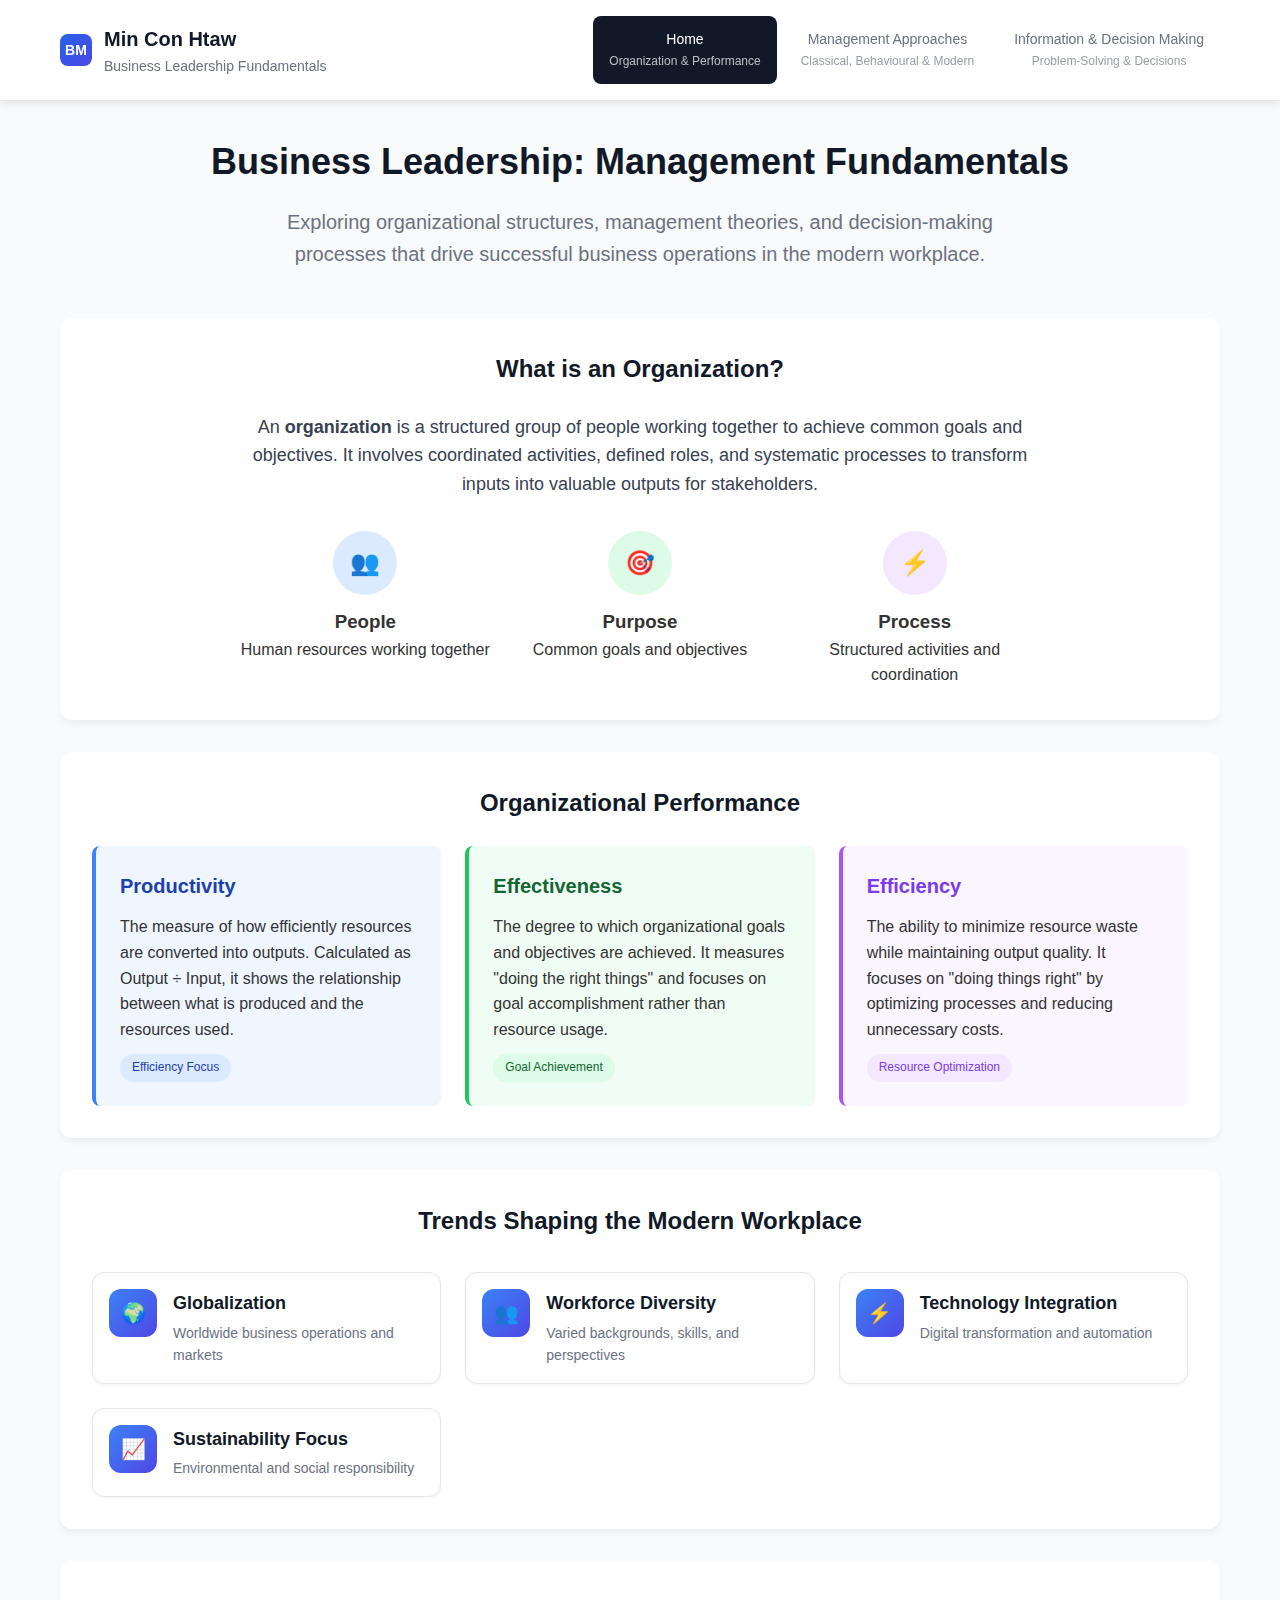
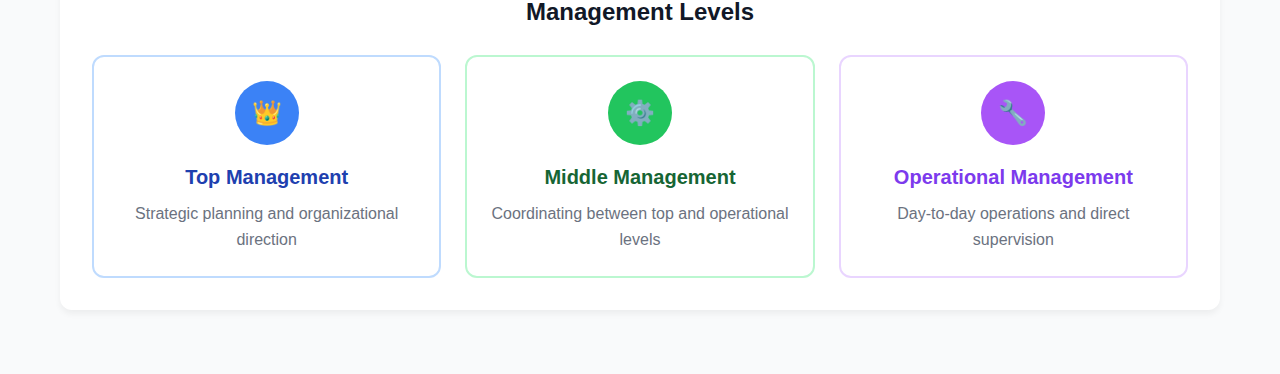
<file: index.html>
<!DOCTYPE html>
<html lang="en">
<head>
    <meta charset="UTF-8">
    <meta name="viewport" content="width=device-width, initial-scale=1.0">
    <title>Min Con Htaw - BOH4M Management Portfolio</title>
    <link rel="stylesheet" href="styles.css">
</head>
<body>
    <!-- Navigation -->
    <nav>
        <div class="container">
            <div class="nav-container">
                <div class="nav-brand">
                    <div class="nav-logo">
                        <span>BM</span>
                    </div>
                    <div class="nav-title">
                        <h1>Min Con Htaw</h1>
                        <p>Business Leadership Fundamentals</p>
                    </div>
                </div>
                
                <div class="nav-links">
                    <a href="index.html" class="nav-btn active">
                        <span>Home</span>
                        <span>Organization & Performance</span>
                    </a>
                    <a href="management-approaches.html" class="nav-btn">
                        <span>Management Approaches</span>
                        <span>Classical, Behavioural & Modern</span>
                    </a>
                    <a href="information-decision.html" class="nav-btn">
                        <span>Information & Decision Making</span>
                        <span>Problem-Solving & Decisions</span>
                    </a>
                </div>

                <div class="nav-mobile">
                    <select onchange="window.location.href = this.value">
                        <option value="index.html" selected>Home</option>
                        <option value="management-approaches.html">Management Approaches</option>
                        <option value="information-decision.html">Information & Decision Making</option>
                    </select>
                </div>
            </div>
        </div>
    </nav>

    <!-- Main Content -->
    <main>
        <div class="container">
            <!-- Hero Section -->
            <div class="hero">
                <h1>Business Leadership: Management Fundamentals</h1>
                <p>Exploring organizational structures, management theories, and decision-making processes that drive successful business operations in the modern workplace.</p>
            </div>

            <!-- Organization Definition -->
            <div class="card">
                <h2>What is an Organization?</h2>
                <div style="text-align: center; max-width: 800px; margin: 0 auto;">
                    <p style="font-size: 18px; color: #374151; margin-bottom: 32px;">
                        An <strong>organization</strong> is a structured group of people working together to achieve common goals and objectives. It involves coordinated activities, defined roles, and systematic processes to transform inputs into valuable outputs for stakeholders.
                    </p>
                    
                    <div class="card-grid-3">
                        <div style="text-align: center;">
                            <div class="feature-icon" style="background-color: #dbeafe;">
                                <span>👥</span>
                            </div>
                            <h3>People</h3>
                            <p>Human resources working together</p>
                        </div>
                        <div style="text-align: center;">
                            <div class="feature-icon" style="background-color: #dcfce7;">
                                <span>🎯</span>
                            </div>
                            <h3>Purpose</h3>
                            <p>Common goals and objectives</p>
                        </div>
                        <div style="text-align: center;">
                            <div class="feature-icon" style="background-color: #f3e8ff;">
                                <span>⚡</span>
                            </div>
                            <h3>Process</h3>
                            <p>Structured activities and coordination</p>
                        </div>
                    </div>
                </div>
            </div>

            <!-- Organizational Performance -->
            <div class="card">
                <h2>Organizational Performance</h2>
                <div class="card-grid-3">
                    <div class="performance-card blue">
                        <h3>Productivity</h3>
                        <p>The measure of how efficiently resources are converted into outputs. Calculated as Output ÷ Input, it shows the relationship between what is produced and the resources used.</p>
                        <span class="tag">Efficiency Focus</span>
                    </div>
                    
                    <div class="performance-card green">
                        <h3>Effectiveness</h3>
                        <p>The degree to which organizational goals and objectives are achieved. It measures "doing the right things" and focuses on goal accomplishment rather than resource usage.</p>
                        <span class="tag">Goal Achievement</span>
                    </div>
                    
                    <div class="performance-card purple">
                        <h3>Efficiency</h3>
                        <p>The ability to minimize resource waste while maintaining output quality. It focuses on "doing things right" by optimizing processes and reducing unnecessary costs.</p>
                        <span class="tag">Resource Optimization</span>
                    </div>
                </div>
            </div>

            <!-- Modern Workplace Trends -->
            <div class="card">
                <h2>Trends Shaping the Modern Workplace</h2>
                <div class="card-grid">
                    <div class="trend-card">
                        <div class="trend-icon">
                            <span>🌍</span>
                        </div>
                        <div class="trend-content">
                            <h3>Globalization</h3>
                            <p>Worldwide business operations and markets</p>
                        </div>
                    </div>
                    
                    <div class="trend-card">
                        <div class="trend-icon">
                            <span>👥</span>
                        </div>
                        <div class="trend-content">
                            <h3>Workforce Diversity</h3>
                            <p>Varied backgrounds, skills, and perspectives</p>
                        </div>
                    </div>
                    
                    <div class="trend-card">
                        <div class="trend-icon">
                            <span>⚡</span>
                        </div>
                        <div class="trend-content">
                            <h3>Technology Integration</h3>
                            <p>Digital transformation and automation</p>
                        </div>
                    </div>
                    
                    <div class="trend-card">
                        <div class="trend-icon">
                            <span>📈</span>
                        </div>
                        <div class="trend-content">
                            <h3>Sustainability Focus</h3>
                            <p>Environmental and social responsibility</p>
                        </div>
                    </div>
                </div>
            </div>

            <!-- Management Levels -->
            <div class="card">
                <h2>Management Levels</h2>
                <div class="card-grid-3">
                    <div class="level-card blue">
                        <div class="level-icon">
                            <span>👑</span>
                        </div>
                        <h3>Top Management</h3>
                        <p>Strategic planning and organizational direction</p>
                    </div>
                    
                    <div class="level-card green">
                        <div class="level-icon">
                            <span>⚙️</span>
                        </div>
                        <h3>Middle Management</h3>
                        <p>Coordinating between top and operational levels</p>
                    </div>
                    
                    <div class="level-card purple">
                        <div class="level-icon">
                            <span>🔧</span>
                        </div>
                        <h3>Operational Management</h3>
                        <p>Day-to-day operations and direct supervision</p>
                    </div>
                </div>
            </div>
        </div>
    </main>
</body>
</html>
</file>
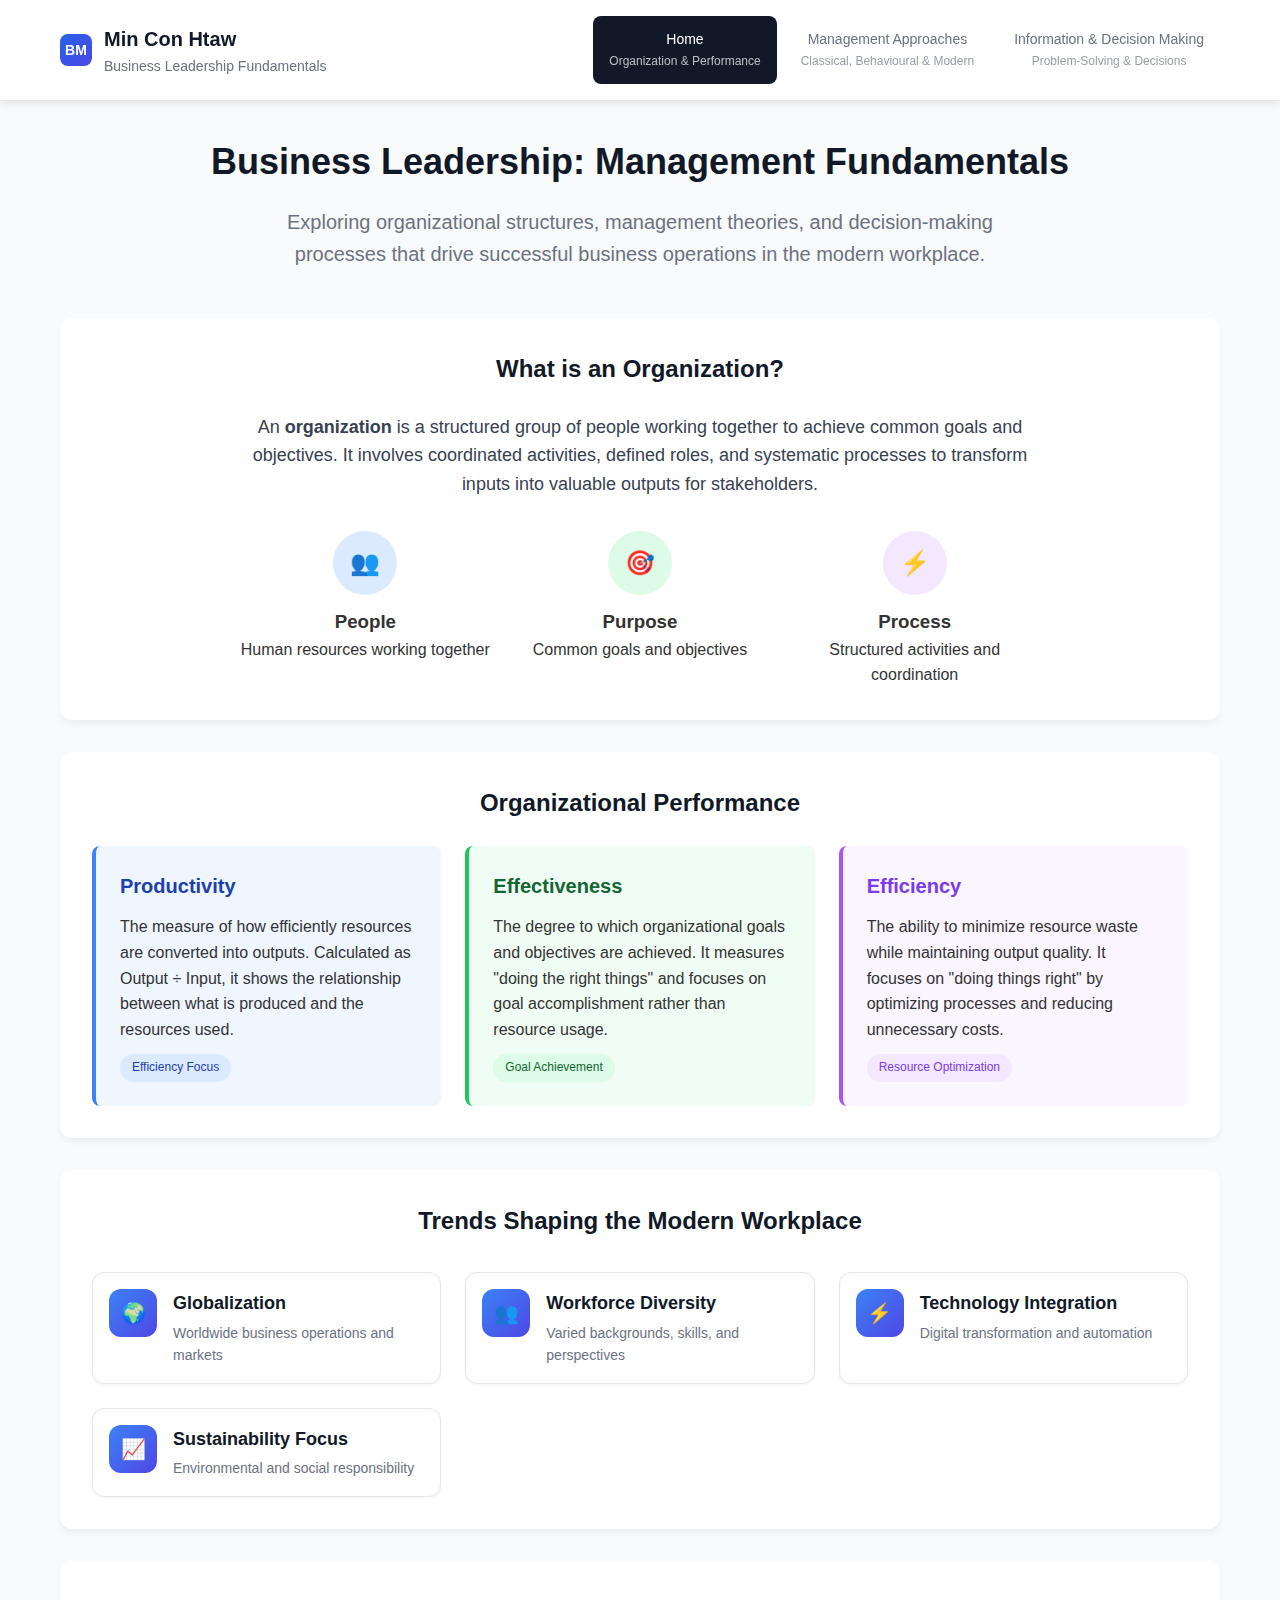
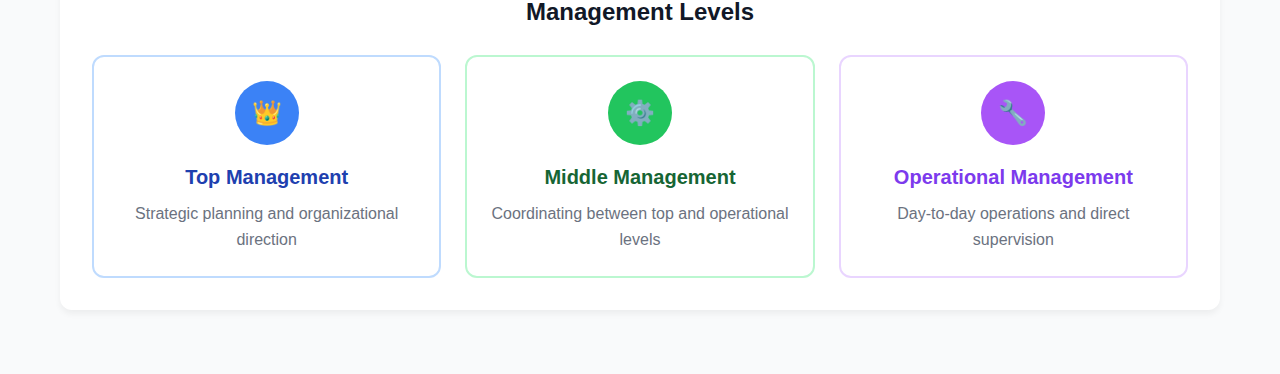
<file: index(1).html>
<!DOCTYPE html>
<html lang="en">
<head>
    <meta charset="UTF-8">
    <meta name="viewport" content="width=device-width, initial-scale=1.0">
    <title>Min Con Htaw - BOH4M Management Portfolio</title>
    <link rel="stylesheet" href="styles.css">
</head>
<body>
    <!-- Navigation -->
    <nav>
        <div class="container">
            <div class="nav-container">
                <div class="nav-brand">
                    <div class="nav-logo">
                        <span>BM</span>
                    </div>
                    <div class="nav-title">
                        <h1>Min Con Htaw</h1>
                        <p>Business Leadership Fundamentals</p>
                    </div>
                </div>
                
                <div class="nav-links">
                    <a href="index.html" class="nav-btn active">
                        <span>Home</span>
                        <span>Organization & Performance</span>
                    </a>
                    <a href="management-approaches.html" class="nav-btn">
                        <span>Management Approaches</span>
                        <span>Classical, Behavioural & Modern</span>
                    </a>
                    <a href="information-decision.html" class="nav-btn">
                        <span>Information & Decision Making</span>
                        <span>Problem-Solving & Decisions</span>
                    </a>
                </div>

                <div class="nav-mobile">
                    <select onchange="window.location.href = this.value">
                        <option value="index.html" selected>Home</option>
                        <option value="management-approaches.html">Management Approaches</option>
                        <option value="information-decision.html">Information & Decision Making</option>
                    </select>
                </div>
            </div>
        </div>
    </nav>

    <!-- Main Content -->
    <main>
        <div class="container">
            <!-- Hero Section -->
            <div class="hero">
                <h1>Business Leadership: Management Fundamentals</h1>
                <p>Exploring organizational structures, management theories, and decision-making processes that drive successful business operations in the modern workplace.</p>
            </div>

            <!-- Organization Definition -->
            <div class="card">
                <h2>What is an Organization?</h2>
                <div style="text-align: center; max-width: 800px; margin: 0 auto;">
                    <p style="font-size: 18px; color: #374151; margin-bottom: 32px;">
                        An <strong>organization</strong> is a structured group of people working together to achieve common goals and objectives. It involves coordinated activities, defined roles, and systematic processes to transform inputs into valuable outputs for stakeholders.
                    </p>
                    
                    <div class="card-grid-3">
                        <div style="text-align: center;">
                            <div class="feature-icon" style="background-color: #dbeafe;">
                                <span>👥</span>
                            </div>
                            <h3>People</h3>
                            <p>Human resources working together</p>
                        </div>
                        <div style="text-align: center;">
                            <div class="feature-icon" style="background-color: #dcfce7;">
                                <span>🎯</span>
                            </div>
                            <h3>Purpose</h3>
                            <p>Common goals and objectives</p>
                        </div>
                        <div style="text-align: center;">
                            <div class="feature-icon" style="background-color: #f3e8ff;">
                                <span>⚡</span>
                            </div>
                            <h3>Process</h3>
                            <p>Structured activities and coordination</p>
                        </div>
                    </div>
                </div>
            </div>

            <!-- Organizational Performance -->
            <div class="card">
                <h2>Organizational Performance</h2>
                <div class="card-grid-3">
                    <div class="performance-card blue">
                        <h3>Productivity</h3>
                        <p>The measure of how efficiently resources are converted into outputs. Calculated as Output ÷ Input, it shows the relationship between what is produced and the resources used.</p>
                        <span class="tag">Efficiency Focus</span>
                    </div>
                    
                    <div class="performance-card green">
                        <h3>Effectiveness</h3>
                        <p>The degree to which organizational goals and objectives are achieved. It measures "doing the right things" and focuses on goal accomplishment rather than resource usage.</p>
                        <span class="tag">Goal Achievement</span>
                    </div>
                    
                    <div class="performance-card purple">
                        <h3>Efficiency</h3>
                        <p>The ability to minimize resource waste while maintaining output quality. It focuses on "doing things right" by optimizing processes and reducing unnecessary costs.</p>
                        <span class="tag">Resource Optimization</span>
                    </div>
                </div>
            </div>

            <!-- Modern Workplace Trends -->
            <div class="card">
                <h2>Trends Shaping the Modern Workplace</h2>
                <div class="card-grid">
                    <div class="trend-card">
                        <div class="trend-icon">
                            <span>🌍</span>
                        </div>
                        <div class="trend-content">
                            <h3>Globalization</h3>
                            <p>Worldwide business operations and markets</p>
                        </div>
                    </div>
                    
                    <div class="trend-card">
                        <div class="trend-icon">
                            <span>👥</span>
                        </div>
                        <div class="trend-content">
                            <h3>Workforce Diversity</h3>
                            <p>Varied backgrounds, skills, and perspectives</p>
                        </div>
                    </div>
                    
                    <div class="trend-card">
                        <div class="trend-icon">
                            <span>⚡</span>
                        </div>
                        <div class="trend-content">
                            <h3>Technology Integration</h3>
                            <p>Digital transformation and automation</p>
                        </div>
                    </div>
                    
                    <div class="trend-card">
                        <div class="trend-icon">
                            <span>📈</span>
                        </div>
                        <div class="trend-content">
                            <h3>Sustainability Focus</h3>
                            <p>Environmental and social responsibility</p>
                        </div>
                    </div>
                </div>
            </div>

            <!-- Management Levels -->
            <div class="card">
                <h2>Management Levels</h2>
                <div class="card-grid-3">
                    <div class="level-card blue">
                        <div class="level-icon">
                            <span>👑</span>
                        </div>
                        <h3>Top Management</h3>
                        <p>Strategic planning and organizational direction</p>
                    </div>
                    
                    <div class="level-card green">
                        <div class="level-icon">
                            <span>⚙️</span>
                        </div>
                        <h3>Middle Management</h3>
                        <p>Coordinating between top and operational levels</p>
                    </div>
                    
                    <div class="level-card purple">
                        <div class="level-icon">
                            <span>🔧</span>
                        </div>
                        <h3>Operational Management</h3>
                        <p>Day-to-day operations and direct supervision</p>
                    </div>
                </div>
            </div>
        </div>
    </main>
</body>
</html>
</file>
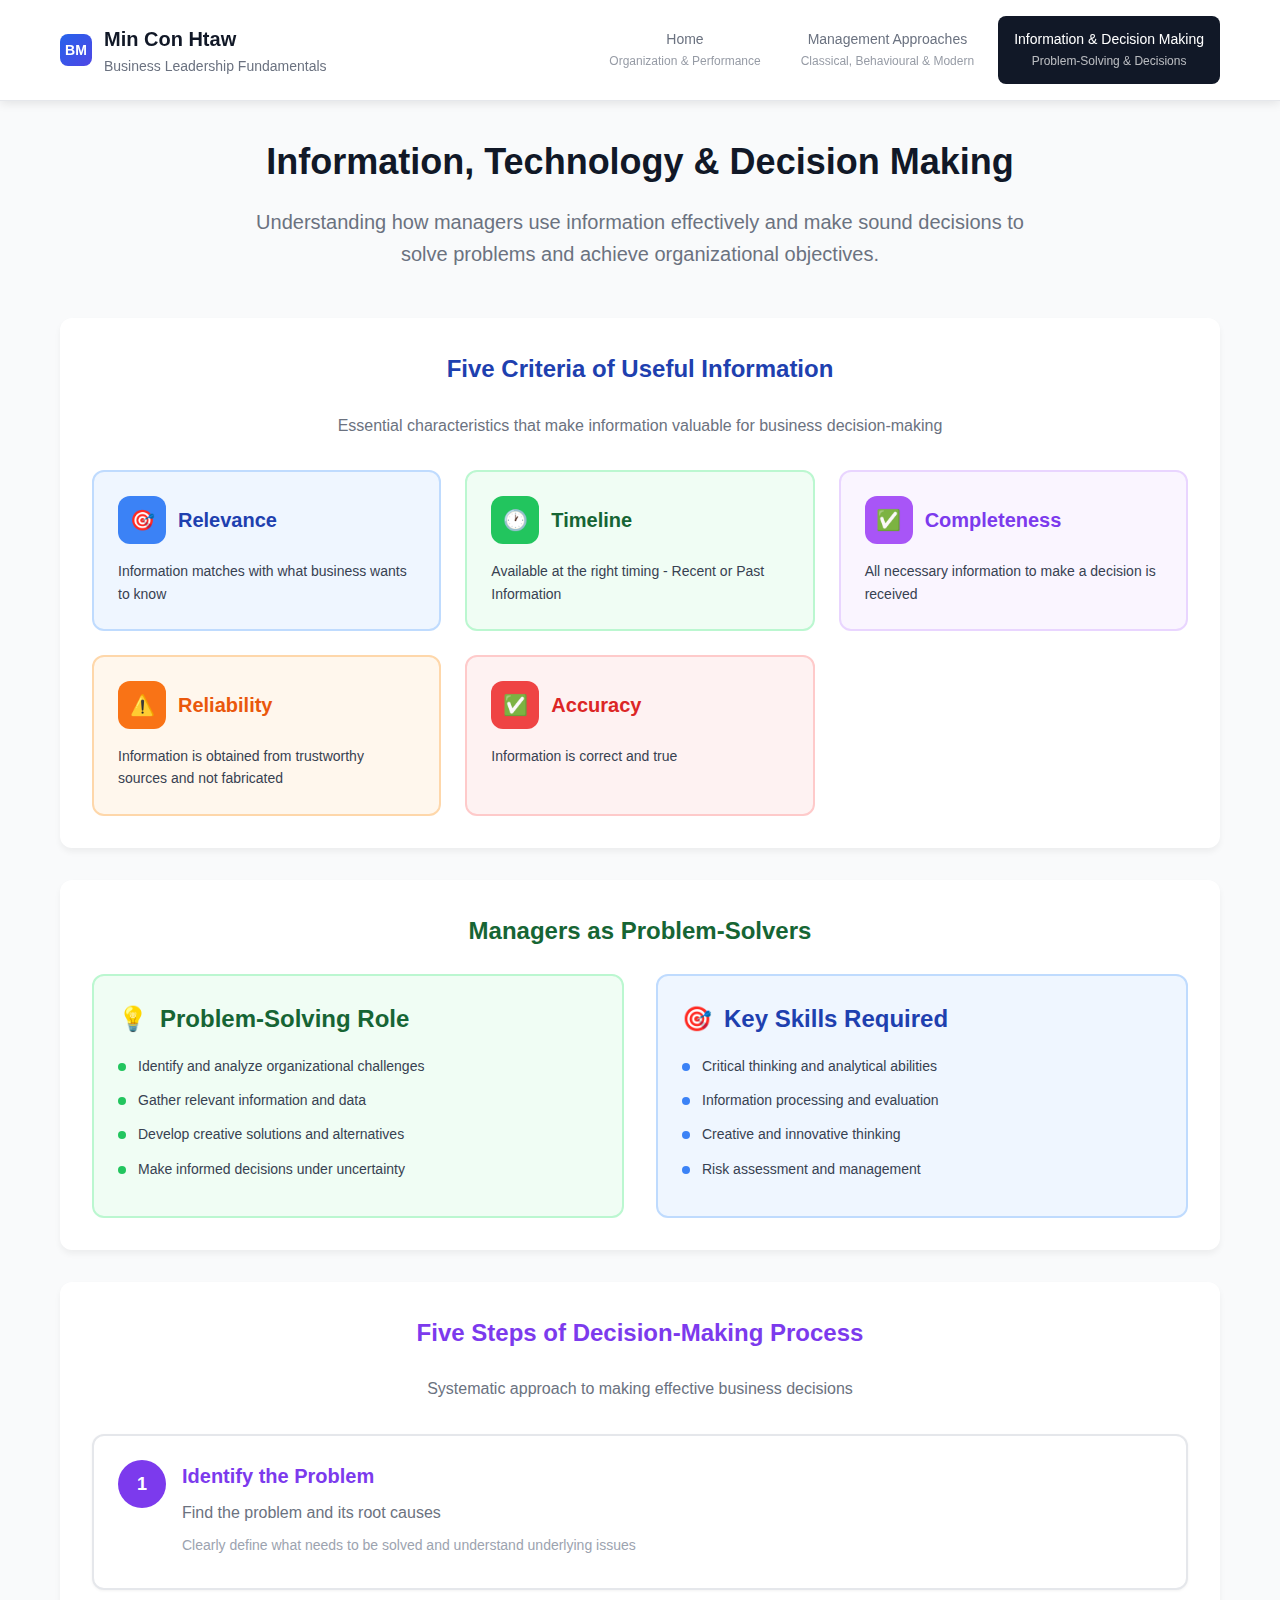
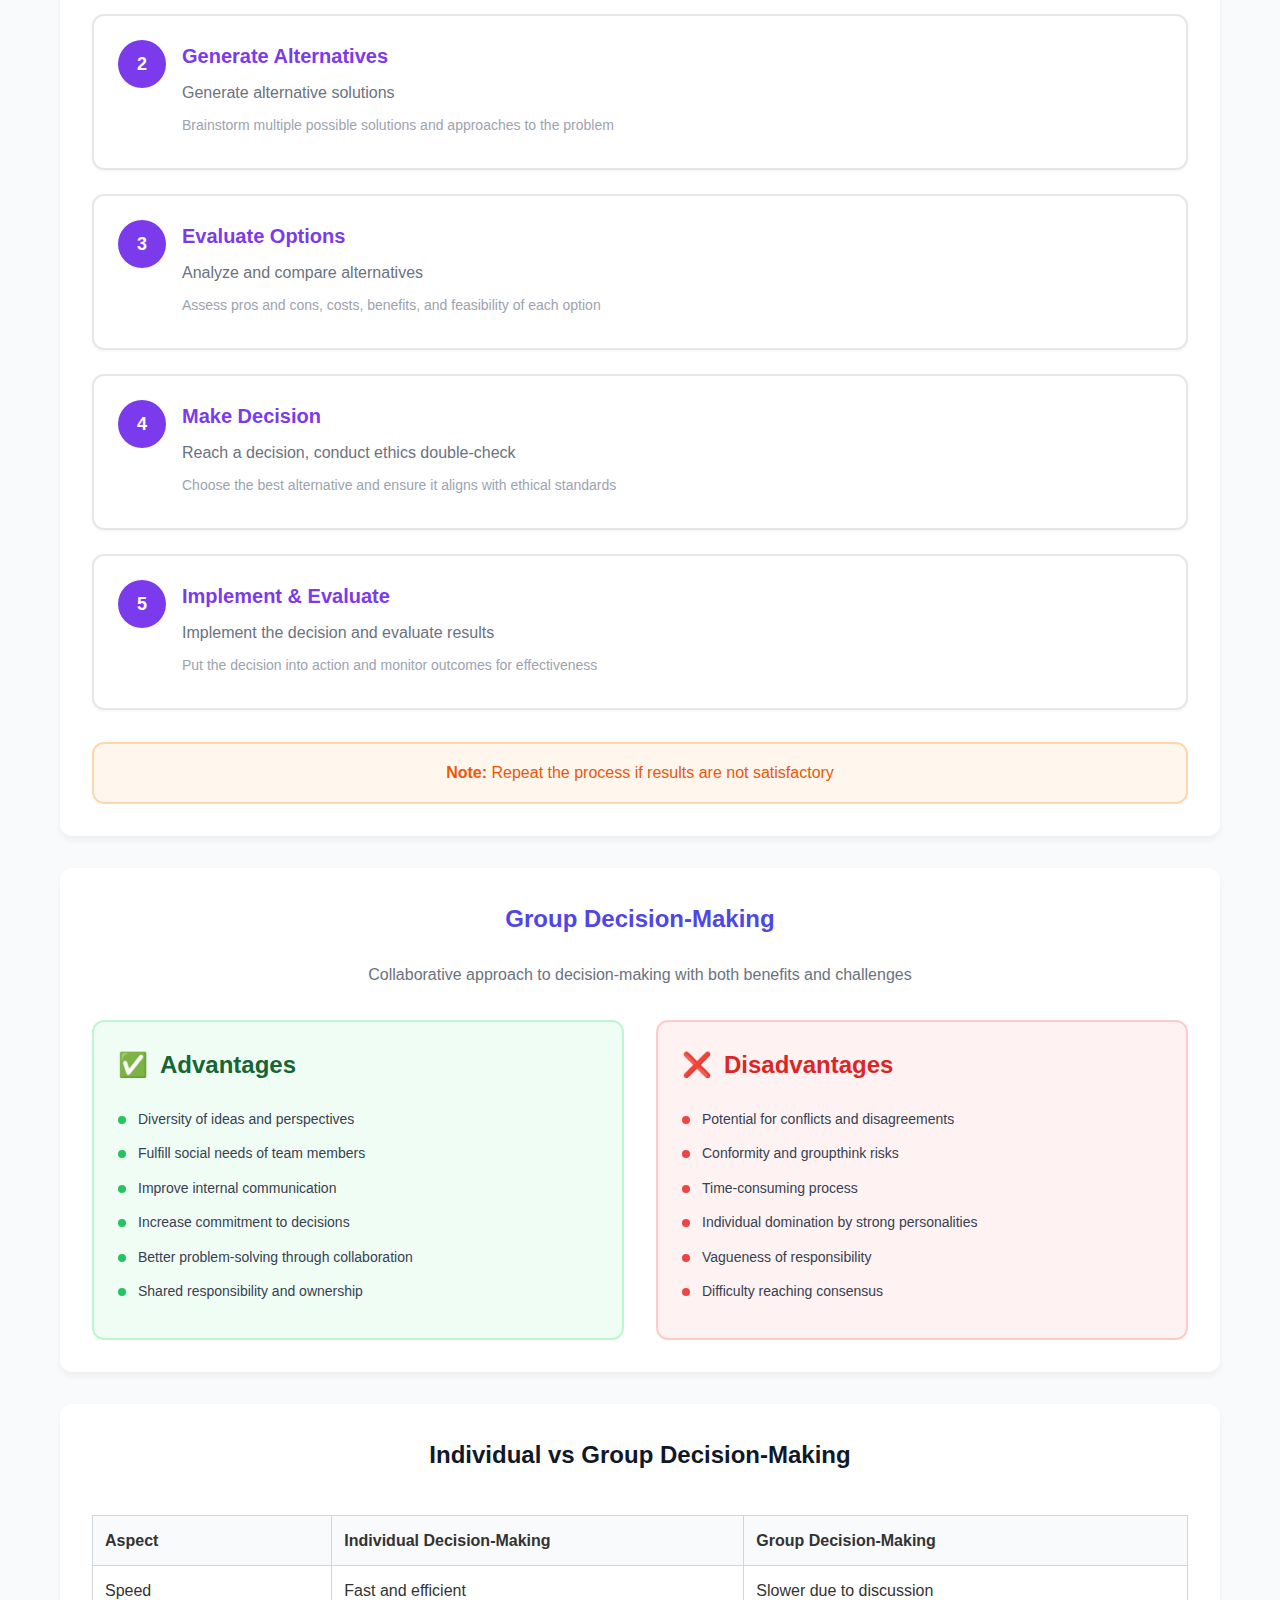
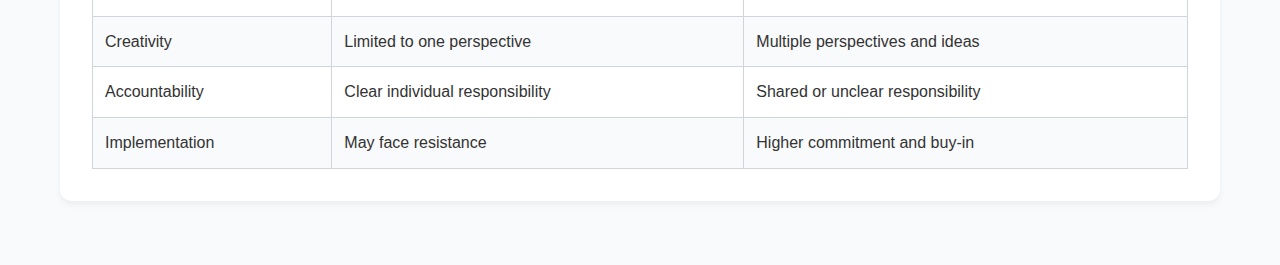
<file: information-decision.html>
<!DOCTYPE html>
<html lang="en">
<head>
    <meta charset="UTF-8">
    <meta name="viewport" content="width=device-width, initial-scale=1.0">
    <title>Information & Decision Making - Min Con Htaw</title>
    <link rel="stylesheet" href="styles.css">
</head>
<body>
    <!-- Navigation -->
    <nav>
        <div class="container">
            <div class="nav-container">
                <div class="nav-brand">
                    <div class="nav-logo">
                        <span>BM</span>
                    </div>
                    <div class="nav-title">
                        <h1>Min Con Htaw</h1>
                        <p>Business Leadership Fundamentals</p>
                    </div>
                </div>
                
                <div class="nav-links">
                    <a href="index.html" class="nav-btn">
                        <span>Home</span>
                        <span>Organization & Performance</span>
                    </a>
                    <a href="management-approaches.html" class="nav-btn">
                        <span>Management Approaches</span>
                        <span>Classical, Behavioural & Modern</span>
                    </a>
                    <a href="information-decision.html" class="nav-btn active">
                        <span>Information & Decision Making</span>
                        <span>Problem-Solving & Decisions</span>
                    </a>
                </div>

                <div class="nav-mobile">
                    <select onchange="window.location.href = this.value">
                        <option value="index.html">Home</option>
                        <option value="management-approaches.html">Management Approaches</option>
                        <option value="information-decision.html" selected>Information & Decision Making</option>
                    </select>
                </div>
            </div>
        </div>
    </nav>

    <!-- Main Content -->
    <main>
        <div class="container">
            <div class="hero">
                <h1>Information, Technology & Decision Making</h1>
                <p>Understanding how managers use information effectively and make sound decisions to solve problems and achieve organizational objectives.</p>
            </div>

            <!-- Five Criteria of Useful Information -->
            <div class="card">
                <h2 style="color: #1e40af;">Five Criteria of Useful Information</h2>
                <p class="subtitle">Essential characteristics that make information valuable for business decision-making</p>
                
                <div class="criteria-grid">
                    <div class="criteria-card blue">
                        <div class="criteria-header">
                            <div class="criteria-icon">
                                <span>🎯</span>
                            </div>
                            <div class="criteria-title">
                                <h3>Relevance</h3>
                            </div>
                        </div>
                        <p>Information matches with what business wants to know</p>
                    </div>

                    <div class="criteria-card green">
                        <div class="criteria-header">
                            <div class="criteria-icon">
                                <span>🕐</span>
                            </div>
                            <div class="criteria-title">
                                <h3>Timeline</h3>
                            </div>
                        </div>
                        <p>Available at the right timing - Recent or Past Information</p>
                    </div>

                    <div class="criteria-card purple">
                        <div class="criteria-header">
                            <div class="criteria-icon">
                                <span>✅</span>
                            </div>
                            <div class="criteria-title">
                                <h3>Completeness</h3>
                            </div>
                        </div>
                        <p>All necessary information to make a decision is received</p>
                    </div>

                    <div class="criteria-card orange">
                        <div class="criteria-header">
                            <div class="criteria-icon">
                                <span>⚠️</span>
                            </div>
                            <div class="criteria-title">
                                <h3>Reliability</h3>
                            </div>
                        </div>
                        <p>Information is obtained from trustworthy sources and not fabricated</p>
                    </div>

                    <div class="criteria-card red">
                        <div class="criteria-header">
                            <div class="criteria-icon">
                                <span>✅</span>
                            </div>
                            <div class="criteria-title">
                                <h3>Accuracy</h3>
                            </div>
                        </div>
                        <p>Information is correct and true</p>
                    </div>
                </div>
            </div>

            <!-- Managers as Problem-Solvers -->
            <div class="card">
                <h2 style="color: #166534;">Managers as Problem-Solvers</h2>
                
                <div class="problem-solving-grid">
                    <div class="problem-card green">
                        <div class="problem-header">
                            <span class="problem-icon">💡</span>
                            <div class="problem-title">
                                <h3>Problem-Solving Role</h3>
                            </div>
                        </div>
                        <ul class="feature-list">
                            <li><span>Identify and analyze organizational challenges</span></li>
                            <li><span>Gather relevant information and data</span></li>
                            <li><span>Develop creative solutions and alternatives</span></li>
                            <li><span>Make informed decisions under uncertainty</span></li>
                        </ul>
                    </div>
                    
                    <div class="problem-card blue">
                        <div class="problem-header">
                            <span class="problem-icon">🎯</span>
                            <div class="problem-title">
                                <h3>Key Skills Required</h3>
                            </div>
                        </div>
                        <ul class="feature-list">
                            <li><span>Critical thinking and analytical abilities</span></li>
                            <li><span>Information processing and evaluation</span></li>
                            <li><span>Creative and innovative thinking</span></li>
                            <li><span>Risk assessment and management</span></li>
                        </ul>
                    </div>
                </div>
            </div>

            <!-- Five Steps of Decision-Making -->
            <div class="card">
                <h2 style="color: #7c3aed;">Five Steps of Decision-Making Process</h2>
                <p class="subtitle">Systematic approach to making effective business decisions</p>
                
                <div class="steps-container">
                    <div class="step-card">
                        <div class="step-number">1</div>
                        <div class="step-content">
                            <h3>Identify the Problem</h3>
                            <p>Find the problem and its root causes</p>
                            <p class="step-detail">Clearly define what needs to be solved and understand underlying issues</p>
                        </div>
                    </div>

                    <div class="step-card">
                        <div class="step-number">2</div>
                        <div class="step-content">
                            <h3>Generate Alternatives</h3>
                            <p>Generate alternative solutions</p>
                            <p class="step-detail">Brainstorm multiple possible solutions and approaches to the problem</p>
                        </div>
                    </div>

                    <div class="step-card">
                        <div class="step-number">3</div>
                        <div class="step-content">
                            <h3>Evaluate Options</h3>
                            <p>Analyze and compare alternatives</p>
                            <p class="step-detail">Assess pros and cons, costs, benefits, and feasibility of each option</p>
                        </div>
                    </div>

                    <div class="step-card">
                        <div class="step-number">4</div>
                        <div class="step-content">
                            <h3>Make Decision</h3>
                            <p>Reach a decision, conduct ethics double-check</p>
                            <p class="step-detail">Choose the best alternative and ensure it aligns with ethical standards</p>
                        </div>
                    </div>

                    <div class="step-card">
                        <div class="step-number">5</div>
                        <div class="step-content">
                            <h3>Implement & Evaluate</h3>
                            <p>Implement the decision and evaluate results</p>
                            <p class="step-detail">Put the decision into action and monitor outcomes for effectiveness</p>
                        </div>
                    </div>
                </div>
                
                <div class="note-box">
                    <p><strong>Note:</strong> Repeat the process if results are not satisfactory</p>
                </div>
            </div>

            <!-- Group Decision-Making -->
            <div class="card">
                <h2 style="color: #4f46e5;">Group Decision-Making</h2>
                <p class="subtitle">Collaborative approach to decision-making with both benefits and challenges</p>
                
                <div class="group-grid">
                    <div class="group-card advantages">
                        <div class="group-header">
                            <span class="group-icon">✅</span>
                            <div class="group-title">
                                <h3>Advantages</h3>
                            </div>
                        </div>
                        <ul class="feature-list">
                            <li><span>Diversity of ideas and perspectives</span></li>
                            <li><span>Fulfill social needs of team members</span></li>
                            <li><span>Improve internal communication</span></li>
                            <li><span>Increase commitment to decisions</span></li>
                            <li><span>Better problem-solving through collaboration</span></li>
                            <li><span>Shared responsibility and ownership</span></li>
                        </ul>
                    </div>

                    <div class="group-card disadvantages">
                        <div class="group-header">
                            <span class="group-icon">❌</span>
                            <div class="group-title">
                                <h3>Disadvantages</h3>
                            </div>
                        </div>
                        <ul class="feature-list">
                            <li><span>Potential for conflicts and disagreements</span></li>
                            <li><span>Conformity and groupthink risks</span></li>
                            <li><span>Time-consuming process</span></li>
                            <li><span>Individual domination by strong personalities</span></li>
                            <li><span>Vagueness of responsibility</span></li>
                            <li><span>Difficulty reaching consensus</span></li>
                        </ul>
                    </div>
                </div>
            </div>

            <!-- Decision-Making Comparison -->
            <div class="card">
                <h2>Individual vs Group Decision-Making</h2>
                <div style="overflow-x: auto;">
                    <table class="comparison-table">
                        <thead>
                            <tr>
                                <th>Aspect</th>
                                <th>Individual Decision-Making</th>
                                <th>Group Decision-Making</th>
                            </tr>
                        </thead>
                        <tbody>
                            <tr>
                                <td>Speed</td>
                                <td>Fast and efficient</td>
                                <td>Slower due to discussion</td>
                            </tr>
                            <tr>
                                <td>Creativity</td>
                                <td>Limited to one perspective</td>
                                <td>Multiple perspectives and ideas</td>
                            </tr>
                            <tr>
                                <td>Accountability</td>
                                <td>Clear individual responsibility</td>
                                <td>Shared or unclear responsibility</td>
                            </tr>
                            <tr>
                                <td>Implementation</td>
                                <td>May face resistance</td>
                                <td>Higher commitment and buy-in</td>
                            </tr>
                        </tbody>
                    </table>
                </div>
            </div>
        </div>
    </main>
</body>
</html>
</file>
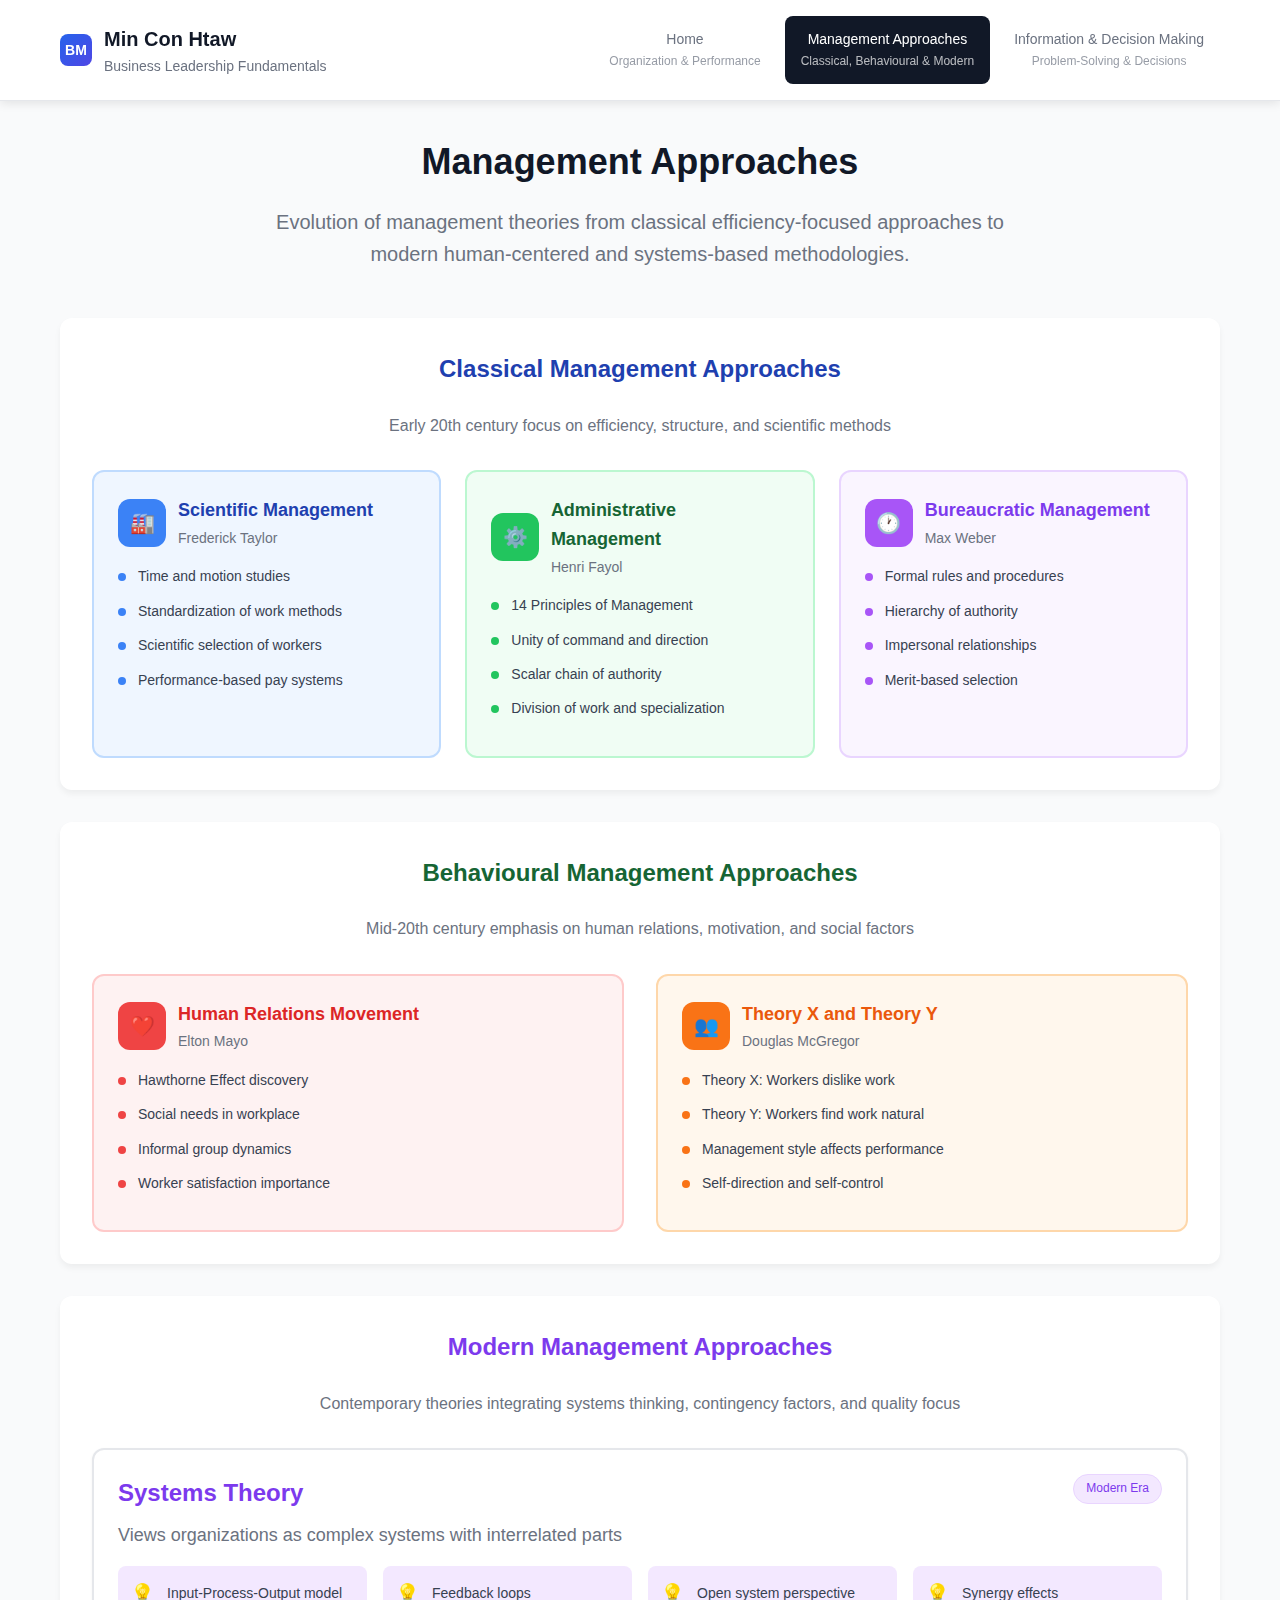
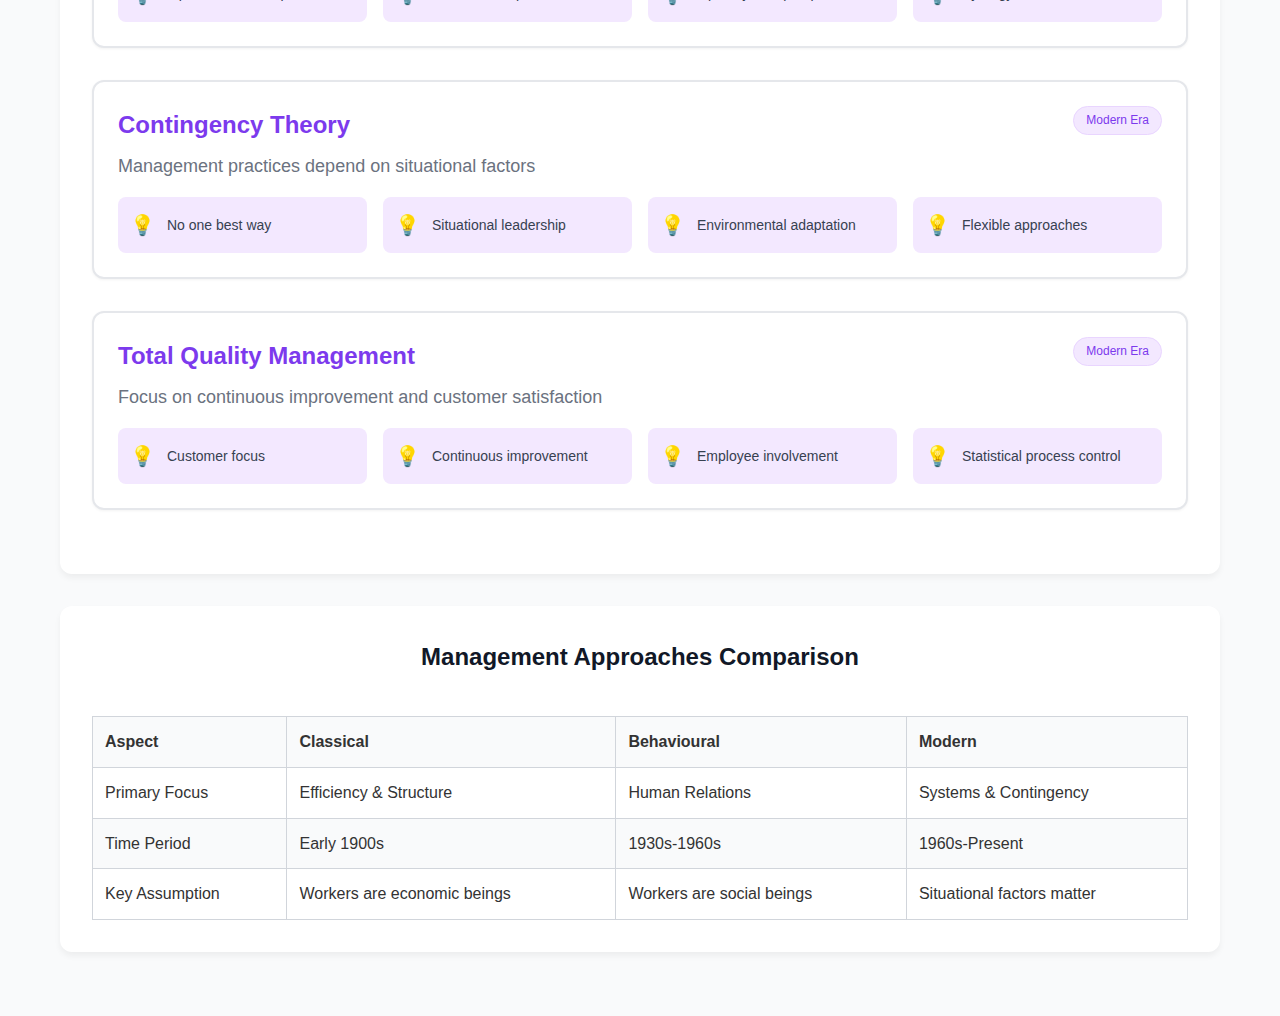
<file: management-approaches.html>
<!DOCTYPE html>
<html lang="en">
<head>
    <meta charset="UTF-8">
    <meta name="viewport" content="width=device-width, initial-scale=1.0">
    <title>Management Approaches - Min Con Htaw</title>
    <link rel="stylesheet" href="styles.css">
</head>
<body>
    <!-- Navigation -->
    <nav>
        <div class="container">
            <div class="nav-container">
                <div class="nav-brand">
                    <div class="nav-logo">
                        <span>BM</span>
                    </div>
                    <div class="nav-title">
                        <h1>Min Con Htaw</h1>
                        <p>Business Leadership Fundamentals</p>
                    </div>
                </div>
                
                <div class="nav-links">
                    <a href="index.html" class="nav-btn">
                        <span>Home</span>
                        <span>Organization & Performance</span>
                    </a>
                    <a href="management-approaches.html" class="nav-btn active">
                        <span>Management Approaches</span>
                        <span>Classical, Behavioural & Modern</span>
                    </a>
                    <a href="information-decision.html" class="nav-btn">
                        <span>Information & Decision Making</span>
                        <span>Problem-Solving & Decisions</span>
                    </a>
                </div>

                <div class="nav-mobile">
                    <select onchange="window.location.href = this.value">
                        <option value="index.html">Home</option>
                        <option value="management-approaches.html" selected>Management Approaches</option>
                        <option value="information-decision.html">Information & Decision Making</option>
                    </select>
                </div>
            </div>
        </div>
    </nav>

    <!-- Main Content -->
    <main>
        <div class="container">
            <div class="hero">
                <h1>Management Approaches</h1>
                <p>Evolution of management theories from classical efficiency-focused approaches to modern human-centered and systems-based methodologies.</p>
            </div>

            <!-- Classical Management Approaches -->
            <div class="card">
                <h2 style="color: #1e40af;">Classical Management Approaches</h2>
                <p class="subtitle">Early 20th century focus on efficiency, structure, and scientific methods</p>
                
                <div class="card-grid-3">
                    <div class="approach-card blue">
                        <div class="approach-header">
                            <div class="approach-icon">
                                <span>🏭</span>
                            </div>
                            <div class="approach-title">
                                <h3>Scientific Management</h3>
                                <p>Frederick Taylor</p>
                            </div>
                        </div>
                        <ul class="feature-list">
                            <li><span>Time and motion studies</span></li>
                            <li><span>Standardization of work methods</span></li>
                            <li><span>Scientific selection of workers</span></li>
                            <li><span>Performance-based pay systems</span></li>
                        </ul>
                    </div>

                    <div class="approach-card green">
                        <div class="approach-header">
                            <div class="approach-icon">
                                <span>⚙️</span>
                            </div>
                            <div class="approach-title">
                                <h3>Administrative Management</h3>
                                <p>Henri Fayol</p>
                            </div>
                        </div>
                        <ul class="feature-list">
                            <li><span>14 Principles of Management</span></li>
                            <li><span>Unity of command and direction</span></li>
                            <li><span>Scalar chain of authority</span></li>
                            <li><span>Division of work and specialization</span></li>
                        </ul>
                    </div>

                    <div class="approach-card purple">
                        <div class="approach-header">
                            <div class="approach-icon">
                                <span>🕐</span>
                            </div>
                            <div class="approach-title">
                                <h3>Bureaucratic Management</h3>
                                <p>Max Weber</p>
                            </div>
                        </div>
                        <ul class="feature-list">
                            <li><span>Formal rules and procedures</span></li>
                            <li><span>Hierarchy of authority</span></li>
                            <li><span>Impersonal relationships</span></li>
                            <li><span>Merit-based selection</span></li>
                        </ul>
                    </div>
                </div>
            </div>

            <!-- Behavioural Management Approaches -->
            <div class="card">
                <h2 style="color: #166534;">Behavioural Management Approaches</h2>
                <p class="subtitle">Mid-20th century emphasis on human relations, motivation, and social factors</p>
                
                <div class="card-grid-2">
                    <div class="approach-card red">
                        <div class="approach-header">
                            <div class="approach-icon">
                                <span>❤️</span>
                            </div>
                            <div class="approach-title">
                                <h3>Human Relations Movement</h3>
                                <p>Elton Mayo</p>
                            </div>
                        </div>
                        <ul class="feature-list">
                            <li><span>Hawthorne Effect discovery</span></li>
                            <li><span>Social needs in workplace</span></li>
                            <li><span>Informal group dynamics</span></li>
                            <li><span>Worker satisfaction importance</span></li>
                        </ul>
                    </div>

                    <div class="approach-card orange">
                        <div class="approach-header">
                            <div class="approach-icon">
                                <span>👥</span>
                            </div>
                            <div class="approach-title">
                                <h3>Theory X and Theory Y</h3>
                                <p>Douglas McGregor</p>
                            </div>
                        </div>
                        <ul class="feature-list">
                            <li><span>Theory X: Workers dislike work</span></li>
                            <li><span>Theory Y: Workers find work natural</span></li>
                            <li><span>Management style affects performance</span></li>
                            <li><span>Self-direction and self-control</span></li>
                        </ul>
                    </div>
                </div>
            </div>

            <!-- Modern Management Approaches -->
            <div class="card">
                <h2 style="color: #7c3aed;">Modern Management Approaches</h2>
                <p class="subtitle">Contemporary theories integrating systems thinking, contingency factors, and quality focus</p>
                
                <div class="modern-section">
                    <div class="modern-card">
                        <div class="modern-header">
                            <div class="modern-title">
                                <h3>Systems Theory</h3>
                                <p>Views organizations as complex systems with interrelated parts</p>
                            </div>
                            <span class="modern-tag">Modern Era</span>
                        </div>
                        
                        <div class="modern-features">
                            <div class="modern-feature">
                                <span>💡</span>
                                <span>Input-Process-Output model</span>
                            </div>
                            <div class="modern-feature">
                                <span>💡</span>
                                <span>Feedback loops</span>
                            </div>
                            <div class="modern-feature">
                                <span>💡</span>
                                <span>Open system perspective</span>
                            </div>
                            <div class="modern-feature">
                                <span>💡</span>
                                <span>Synergy effects</span>
                            </div>
                        </div>
                    </div>
                </div>

                <div class="modern-section">
                    <div class="modern-card">
                        <div class="modern-header">
                            <div class="modern-title">
                                <h3>Contingency Theory</h3>
                                <p>Management practices depend on situational factors</p>
                            </div>
                            <span class="modern-tag">Modern Era</span>
                        </div>
                        
                        <div class="modern-features">
                            <div class="modern-feature">
                                <span>💡</span>
                                <span>No one best way</span>
                            </div>
                            <div class="modern-feature">
                                <span>💡</span>
                                <span>Situational leadership</span>
                            </div>
                            <div class="modern-feature">
                                <span>💡</span>
                                <span>Environmental adaptation</span>
                            </div>
                            <div class="modern-feature">
                                <span>💡</span>
                                <span>Flexible approaches</span>
                            </div>
                        </div>
                    </div>
                </div>

                <div class="modern-section">
                    <div class="modern-card">
                        <div class="modern-header">
                            <div class="modern-title">
                                <h3>Total Quality Management</h3>
                                <p>Focus on continuous improvement and customer satisfaction</p>
                            </div>
                            <span class="modern-tag">Modern Era</span>
                        </div>
                        
                        <div class="modern-features">
                            <div class="modern-feature">
                                <span>💡</span>
                                <span>Customer focus</span>
                            </div>
                            <div class="modern-feature">
                                <span>💡</span>
                                <span>Continuous improvement</span>
                            </div>
                            <div class="modern-feature">
                                <span>💡</span>
                                <span>Employee involvement</span>
                            </div>
                            <div class="modern-feature">
                                <span>💡</span>
                                <span>Statistical process control</span>
                            </div>
                        </div>
                    </div>
                </div>
            </div>

            <!-- Summary Comparison -->
            <div class="card">
                <h2>Management Approaches Comparison</h2>
                <div style="overflow-x: auto;">
                    <table class="comparison-table">
                        <thead>
                            <tr>
                                <th>Aspect</th>
                                <th>Classical</th>
                                <th>Behavioural</th>
                                <th>Modern</th>
                            </tr>
                        </thead>
                        <tbody>
                            <tr>
                                <td>Primary Focus</td>
                                <td>Efficiency & Structure</td>
                                <td>Human Relations</td>
                                <td>Systems & Contingency</td>
                            </tr>
                            <tr>
                                <td>Time Period</td>
                                <td>Early 1900s</td>
                                <td>1930s-1960s</td>
                                <td>1960s-Present</td>
                            </tr>
                            <tr>
                                <td>Key Assumption</td>
                                <td>Workers are economic beings</td>
                                <td>Workers are social beings</td>
                                <td>Situational factors matter</td>
                            </tr>
                        </tbody>
                    </table>
                </div>
            </div>
        </div>
    </main>
</body>
</html>
</file>
<file: styles.css>
* {
    margin: 0;
    padding: 0;
    box-sizing: border-box;
}

body {
    font-family: -apple-system, BlinkMacSystemFont, 'Segoe UI', Roboto, Oxygen, Ubuntu, Cantarell, sans-serif;
    line-height: 1.6;
    color: #333;
    background-color: #f9fafb;
    min-height: 100vh;
}

.container {
    max-width: 1200px;
    margin: 0 auto;
    padding: 0 20px;
}

/* Navigation Styles */
nav {
    background: white;
    box-shadow: 0 2px 10px rgba(0,0,0,0.1);
    border-bottom: 1px solid #e5e7eb;
    position: sticky;
    top: 0;
    z-index: 100;
}

.nav-container {
    display: flex;
    justify-content: space-between;
    align-items: center;
    padding: 16px 0;
}

.nav-brand {
    display: flex;
    align-items: center;
    gap: 12px;
}

.nav-logo {
    width: 32px;
    height: 32px;
    background: linear-gradient(135deg, #2563eb, #4f46e5);
    border-radius: 8px;
    display: flex;
    align-items: center;
    justify-content: center;
    color: white;
    font-weight: bold;
    font-size: 14px;
}

.nav-title h1 {
    font-size: 20px;
    font-weight: bold;
    color: #111827;
}

.nav-title p {
    font-size: 14px;
    color: #6b7280;
}

.nav-links {
    display: flex;
    gap: 8px;
}

.nav-btn {
    display: flex;
    flex-direction: column;
    align-items: center;
    padding: 12px 16px;
    text-decoration: none;
    color: #6b7280;
    border-radius: 8px;
    transition: all 0.2s;
    min-height: 60px;
    justify-content: center;
}

.nav-btn.active {
    background-color: #111827;
    color: white;
}

.nav-btn:hover:not(.active) {
    background-color: #f3f4f6;
}

.nav-btn span:first-child {
    font-weight: 500;
    font-size: 14px;
}

.nav-btn span:last-child {
    font-size: 12px;
    opacity: 0.7;
    margin-top: 2px;
}

.nav-mobile {
    display: none;
}

.nav-mobile select {
    border: 1px solid #d1d5db;
    border-radius: 6px;
    padding: 8px 12px;
    background: white;
}

/* Main Content */
main {
    padding: 32px 0;
}

.hero {
    text-align: center;
    margin-bottom: 48px;
}

.hero h1 {
    font-size: 36px;
    font-weight: bold;
    color: #111827;
    margin-bottom: 16px;
}

.hero p {
    font-size: 20px;
    color: #6b7280;
    max-width: 768px;
    margin: 0 auto;
}

/* Card Styles */
.card {
    background: white;
    border-radius: 12px;
    box-shadow: 0 4px 6px rgba(0,0,0,0.05);
    padding: 32px;
    margin-bottom: 32px;
}

.card h2 {
    font-size: 24px;
    font-weight: bold;
    text-align: center;
    margin-bottom: 24px;
    color: #111827;
}

.card .subtitle {
    text-align: center;
    color: #6b7280;
    margin-bottom: 32px;
    font-size: 16px;
}

.card-grid {
    display: grid;
    grid-template-columns: repeat(auto-fit, minmax(300px, 1fr));
    gap: 24px;
    margin-top: 32px;
}

.card-grid-3 {
    display: grid;
    grid-template-columns: repeat(auto-fit, minmax(250px, 1fr));
    gap: 24px;
}

.card-grid-2 {
    display: grid;
    grid-template-columns: repeat(auto-fit, minmax(350px, 1fr));
    gap: 32px;
}

.feature-card {
    text-align: center;
    padding: 24px;
    border: 2px solid #e5e7eb;
    border-radius: 12px;
    background: white;
}

.feature-icon {
    width: 64px;
    height: 64px;
    border-radius: 50%;
    display: flex;
    align-items: center;
    justify-content: center;
    margin: 0 auto 12px;
    font-size: 24px;
}

.feature-card h3 {
    font-weight: bold;
    margin-bottom: 8px;
    color: #111827;
}

.feature-card p {
    font-size: 14px;
    color: #6b7280;
}

/* Performance Cards */
.performance-card {
    padding: 24px;
    border-radius: 8px;
    border-left: 4px solid;
    height: 100%;
}

.performance-card.blue {
    background-color: #eff6ff;
    border-left-color: #3b82f6;
}

.performance-card.green {
    background-color: #f0fdf4;
    border-left-color: #22c55e;
}

.performance-card.purple {
    background-color: #faf5ff;
    border-left-color: #a855f7;
}

.performance-card h3 {
    font-size: 20px;
    font-weight: bold;
    margin-bottom: 12px;
}

.performance-card.blue h3 { color: #1e40af; }
.performance-card.green h3 { color: #166534; }
.performance-card.purple h3 { color: #7c3aed; }

.performance-card .tag {
    display: inline-block;
    margin-top: 12px;
    padding: 4px 12px;
    border-radius: 20px;
    font-size: 12px;
    font-weight: 500;
}

.performance-card.blue .tag {
    background-color: #dbeafe;
    color: #1e40af;
}

.performance-card.green .tag {
    background-color: #dcfce7;
    color: #166534;
}

.performance-card.purple .tag {
    background-color: #f3e8ff;
    color: #7c3aed;
}

/* Trend Cards */
.trend-card {
    display: flex;
    align-items: flex-start;
    gap: 16px;
    padding: 16px;
    background: white;
    border: 1px solid #e5e7eb;
    border-radius: 12px;
    box-shadow: 0 1px 3px rgba(0,0,0,0.05);
}

.trend-icon {
    width: 48px;
    height: 48px;
    background: linear-gradient(135deg, #3b82f6, #4f46e5);
    border-radius: 12px;
    display: flex;
    align-items: center;
    justify-content: center;
    color: white;
    font-size: 20px;
    flex-shrink: 0;
}

.trend-content h3 {
    font-size: 18px;
    font-weight: bold;
    color: #111827;
    margin-bottom: 4px;
}

.trend-content p {
    color: #6b7280;
    font-size: 14px;
}

/* Management Level Cards */
.level-card {
    text-align: center;
    padding: 24px;
    border: 2px solid;
    border-radius: 12px;
}

.level-card.blue {
    border-color: #bfdbfe;
}

.level-card.green {
    border-color: #bbf7d0;
}

.level-card.purple {
    border-color: #e9d5ff;
}

.level-icon {
    width: 64px;
    height: 64px;
    border-radius: 50%;
    display: flex;
    align-items: center;
    justify-content: center;
    margin: 0 auto 16px;
    color: white;
    font-size: 24px;
}

.level-card.blue .level-icon {
    background-color: #3b82f6;
}

.level-card.green .level-icon {
    background-color: #22c55e;
}

.level-card.purple .level-icon {
    background-color: #a855f7;
}

.level-card h3 {
    font-size: 20px;
    font-weight: bold;
    margin-bottom: 8px;
}

.level-card.blue h3 { color: #1e40af; }
.level-card.green h3 { color: #166534; }
.level-card.purple h3 { color: #7c3aed; }

.level-card p {
    color: #6b7280;
}

/* Criteria Cards */
.criteria-grid {
    display: grid;
    grid-template-columns: repeat(auto-fit, minmax(280px, 1fr));
    gap: 24px;
}

.criteria-card {
    padding: 24px;
    border: 2px solid;
    border-radius: 12px;
    height: 100%;
}

.criteria-card.blue {
    background-color: #eff6ff;
    border-color: #bfdbfe;
}

.criteria-card.green {
    background-color: #f0fdf4;
    border-color: #bbf7d0;
}

.criteria-card.purple {
    background-color: #faf5ff;
    border-color: #e9d5ff;
}

.criteria-card.orange {
    background-color: #fff7ed;
    border-color: #fed7aa;
}

.criteria-card.red {
    background-color: #fef2f2;
    border-color: #fecaca;
}

.criteria-header {
    display: flex;
    align-items: center;
    margin-bottom: 16px;
}

.criteria-icon {
    width: 48px;
    height: 48px;
    border-radius: 12px;
    display: flex;
    align-items: center;
    justify-content: center;
    margin-right: 12px;
    color: white;
    font-size: 20px;
}

.criteria-card.blue .criteria-icon { background-color: #3b82f6; }
.criteria-card.green .criteria-icon { background-color: #22c55e; }
.criteria-card.purple .criteria-icon { background-color: #a855f7; }
.criteria-card.orange .criteria-icon { background-color: #f97316; }
.criteria-card.red .criteria-icon { background-color: #ef4444; }

.criteria-title h3 {
    font-size: 20px;
    font-weight: bold;
}

.criteria-card.blue .criteria-title h3 { color: #1e40af; }
.criteria-card.green .criteria-title h3 { color: #166534; }
.criteria-card.purple .criteria-title h3 { color: #7c3aed; }
.criteria-card.orange .criteria-title h3 { color: #ea580c; }
.criteria-card.red .criteria-title h3 { color: #dc2626; }

.criteria-card p {
    color: #374151;
    font-size: 14px;
}

/* Problem Solving Section */
.problem-solving-grid {
    display: grid;
    grid-template-columns: repeat(auto-fit, minmax(350px, 1fr));
    gap: 32px;
}

.problem-card {
    padding: 24px;
    border: 2px solid;
    border-radius: 12px;
}

.problem-card.green {
    background-color: #f0fdf4;
    border-color: #bbf7d0;
}

.problem-card.blue {
    background-color: #eff6ff;
    border-color: #bfdbfe;
}

.problem-header {
    display: flex;
    align-items: center;
    margin-bottom: 16px;
}

.problem-icon {
    font-size: 24px;
    margin-right: 12px;
}

.problem-card.green .problem-icon { color: #22c55e; }
.problem-card.blue .problem-icon { color: #3b82f6; }

.problem-title h3 {
    font-size: 24px;
    font-weight: bold;
}

.problem-card.green .problem-title h3 { color: #166534; }
.problem-card.blue .problem-title h3 { color: #1e40af; }

.feature-list {
    list-style: none;
    margin-top: 16px;
}

.feature-list li {
    display: flex;
    align-items: flex-start;
    margin-bottom: 12px;
}

.feature-list li::before {
    content: '';
    width: 8px;
    height: 8px;
    border-radius: 50%;
    margin-right: 12px;
    margin-top: 8px;
    flex-shrink: 0;
}

.problem-card.green .feature-list li::before { background-color: #22c55e; }
.problem-card.blue .feature-list li::before { background-color: #3b82f6; }

.feature-list li span {
    color: #374151;
    font-size: 14px;
}

/* Decision Making Steps */
.steps-container {
    display: flex;
    flex-direction: column;
    gap: 24px;
}

.step-card {
    display: flex;
    align-items: flex-start;
    gap: 16px;
    background: white;
    border: 2px solid #e5e7eb;
    border-radius: 12px;
    padding: 24px;
    box-shadow: 0 1px 3px rgba(0,0,0,0.05);
}

.step-number {
    width: 48px;
    height: 48px;
    background-color: #7c3aed;
    border-radius: 50%;
    display: flex;
    align-items: center;
    justify-content: center;
    color: white;
    font-weight: bold;
    font-size: 18px;
    flex-shrink: 0;
}

.step-content h3 {
    font-size: 20px;
    font-weight: bold;
    color: #7c3aed;
    margin-bottom: 8px;
}

.step-content p {
    color: #6b7280;
    margin-bottom: 8px;
}

.step-content .step-detail {
    font-size: 14px;
    color: #9ca3af;
}

.note-box {
    margin-top: 32px;
    background-color: #fff7ed;
    border: 2px solid #fed7aa;
    border-radius: 12px;
    padding: 16px;
    text-align: center;
}

.note-box p {
    color: #ea580c;
    font-weight: 500;
}

/* Group Decision Making */
.group-grid {
    display: grid;
    grid-template-columns: repeat(auto-fit, minmax(400px, 1fr));
    gap: 32px;
}

.group-card {
    padding: 24px;
    border: 2px solid;
    border-radius: 12px;
}

.group-card.advantages {
    background-color: #f0fdf4;
    border-color: #bbf7d0;
}

.group-card.disadvantages {
    background-color: #fef2f2;
    border-color: #fecaca;
}

.group-header {
    display: flex;
    align-items: center;
    margin-bottom: 24px;
}

.group-icon {
    font-size: 24px;
    margin-right: 12px;
}

.group-card.advantages .group-icon { color: #22c55e; }
.group-card.disadvantages .group-icon { color: #ef4444; }

.group-title h3 {
    font-size: 24px;
    font-weight: bold;
}

.group-card.advantages .group-title h3 { color: #166534; }
.group-card.disadvantages .group-title h3 { color: #dc2626; }

.group-card.advantages .feature-list li::before { background-color: #22c55e; }
.group-card.disadvantages .feature-list li::before { background-color: #ef4444; }

/* Management Approaches */
.approach-card {
    padding: 24px;
    border: 2px solid;
    border-radius: 12px;
}

.approach-card.blue {
    background-color: #eff6ff;
    border-color: #bfdbfe;
}

.approach-card.green {
    background-color: #f0fdf4;
    border-color: #bbf7d0;
}

.approach-card.purple {
    background-color: #faf5ff;
    border-color: #e9d5ff;
}

.approach-card.red {
    background-color: #fef2f2;
    border-color: #fecaca;
}

.approach-card.orange {
    background-color: #fff7ed;
    border-color: #fed7aa;
}

.approach-header {
    display: flex;
    align-items: center;
    margin-bottom: 16px;
}

.approach-icon {
    width: 48px;
    height: 48px;
    border-radius: 12px;
    display: flex;
    align-items: center;
    justify-content: center;
    margin-right: 12px;
    color: white;
    font-size: 20px;
}

.approach-card.blue .approach-icon { background-color: #3b82f6; }
.approach-card.green .approach-icon { background-color: #22c55e; }
.approach-card.purple .approach-icon { background-color: #a855f7; }
.approach-card.red .approach-icon { background-color: #ef4444; }
.approach-card.orange .approach-icon { background-color: #f97316; }

.approach-title h3 {
    font-size: 18px;
    font-weight: bold;
    margin-bottom: 2px;
}

.approach-card.blue .approach-title h3 { color: #1e40af; }
.approach-card.green .approach-title h3 { color: #166534; }
.approach-card.purple .approach-title h3 { color: #7c3aed; }
.approach-card.red .approach-title h3 { color: #dc2626; }
.approach-card.orange .approach-title h3 { color: #ea580c; }

.approach-title p {
    font-size: 14px;
    color: #6b7280;
}

.approach-card.blue .feature-list li::before { background-color: #3b82f6; }
.approach-card.green .feature-list li::before { background-color: #22c55e; }
.approach-card.purple .feature-list li::before { background-color: #a855f7; }
.approach-card.red .feature-list li::before { background-color: #ef4444; }
.approach-card.orange .feature-list li::before { background-color: #f97316; }

/* Modern Management Cards */
.modern-section {
    margin-bottom: 32px;
}

.modern-card {
    background: white;
    border: 2px solid #e5e7eb;
    border-radius: 12px;
    padding: 24px;
    box-shadow: 0 1px 3px rgba(0,0,0,0.05);
}

.modern-header {
    display: flex;
    justify-content: space-between;
    align-items: flex-start;
    margin-bottom: 16px;
}

.modern-title h3 {
    font-size: 24px;
    font-weight: bold;
    color: #7c3aed;
    margin-bottom: 8px;
}

.modern-title p {
    font-size: 18px;
    color: #6b7280;
}

.modern-tag {
    padding: 4px 12px;
    background-color: #f3e8ff;
    color: #7c3aed;
    border: 1px solid #e9d5ff;
    border-radius: 20px;
    font-size: 12px;
    font-weight: 500;
}

.modern-features {
    display: grid;
    grid-template-columns: repeat(auto-fit, minmax(200px, 1fr));
    gap: 16px;
}

.modern-feature {
    display: flex;
    align-items: center;
    gap: 12px;
    background-color: #f3e8ff;
    padding: 12px;
    border-radius: 8px;
}

.modern-feature span:first-child {
    color: #7c3aed;
    font-size: 20px;
}

.modern-feature span:last-child {
    color: #374151;
    font-size: 14px;
}

/* Comparison Table */
.comparison-table {
    width: 100%;
    border-collapse: collapse;
    border: 1px solid #d1d5db;
    margin-top: 16px;
}

.comparison-table th,
.comparison-table td {
    border: 1px solid #d1d5db;
    padding: 12px;
    text-align: left;
}

.comparison-table th {
    background-color: #f9fafb;
    font-weight: 600;
}

.comparison-table tr:nth-child(even) {
    background-color: #f9fafb;
}

.comparison-table td:first-child {
    font-weight: 500;
}

/* Responsive Design */
@media (max-width: 768px) {
    .nav-links {
        display: none;
    }
    
    .nav-mobile {
        display: block;
    }
    
    .hero h1 {
        font-size: 28px;
    }
    
    .hero p {
        font-size: 18px;
    }
    
    .card {
        padding: 24px;
    }
    
    .card-grid {
        grid-template-columns: 1fr;
    }
    
    .card-grid-3 {
        grid-template-columns: 1fr;
    }
    
    .card-grid-2 {
        grid-template-columns: 1fr;
    }
    
    .criteria-grid {
        grid-template-columns: 1fr;
    }
    
    .problem-solving-grid {
        grid-template-columns: 1fr;
    }
    
    .group-grid {
        grid-template-columns: 1fr;
    }
    
    .modern-header {
        flex-direction: column;
        gap: 12px;
    }
    
    .comparison-table {
        font-size: 14px;
    }
}
</file>
